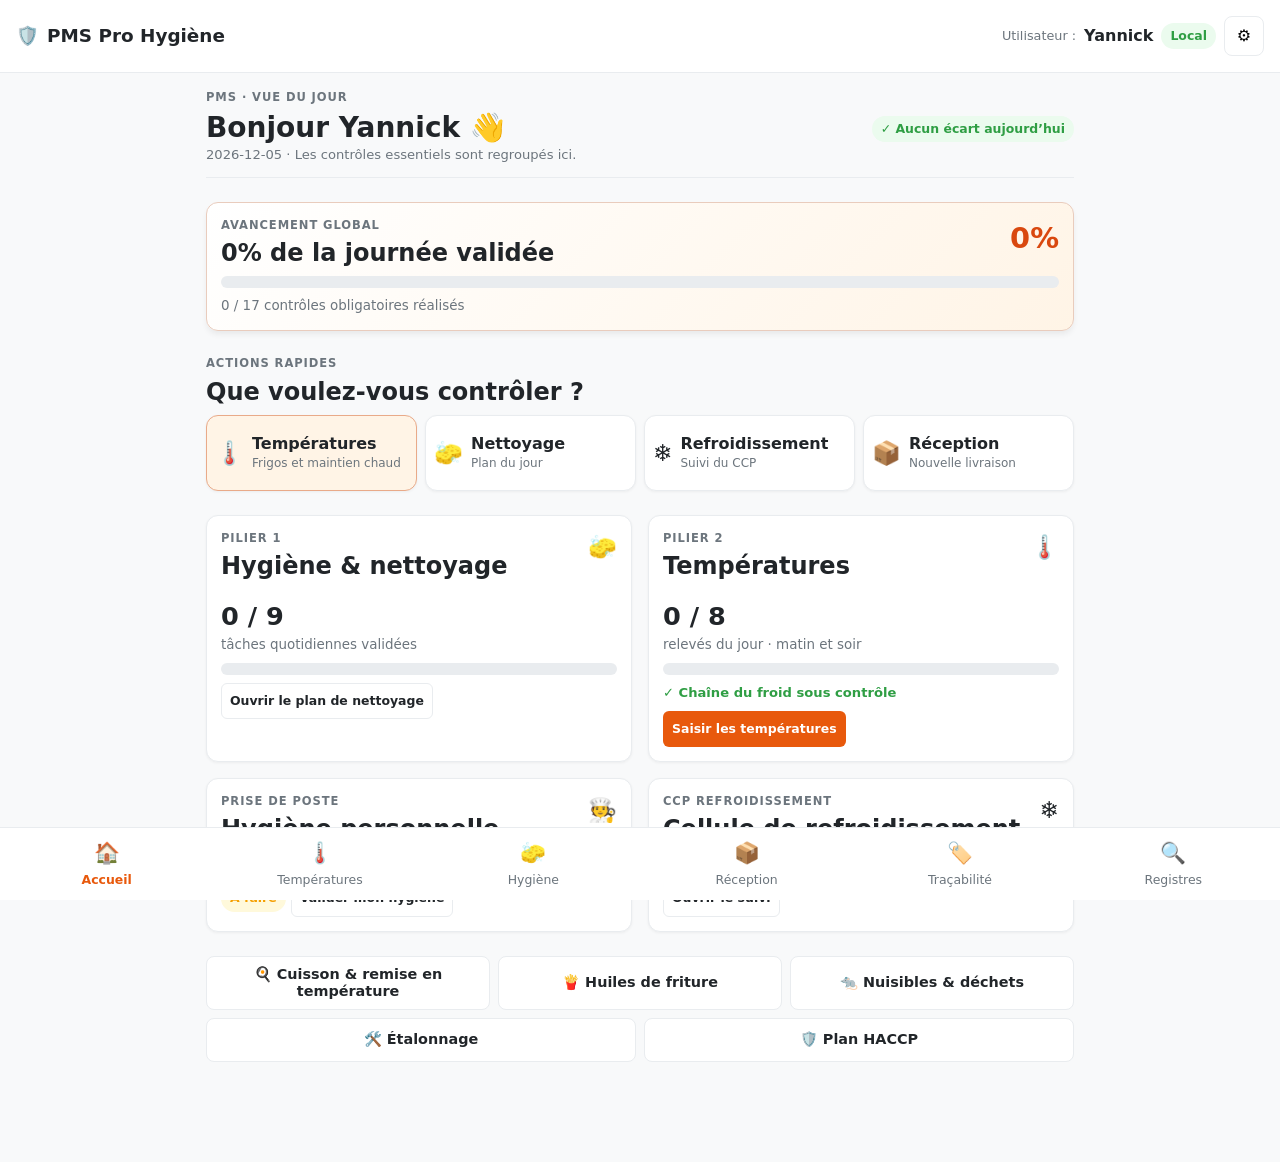
<file: index.html>
<!DOCTYPE html>
<html lang="fr">
<head>
  <meta charset="utf-8">
  <meta name="viewport" content="width=device-width, initial-scale=1, viewport-fit=cover">
  <meta name="theme-color" content="#e8590c">
  <title>PMS Pro Hygiène — Plan de Maîtrise Sanitaire</title>

  <!-- Feuilles de style modulaires -->
  <link rel="stylesheet" href="css/main.css">
  <link rel="stylesheet" href="css/layout.css">
  <link rel="stylesheet" href="css/components.css">
  <link rel="stylesheet" href="css/print.css">

  <!-- Configuration PWA -->
  <link rel="manifest" href="manifest.json">
</head>
<body>
  <div id="app-root">
    <!-- En-tête supérieur avec utilisateur actif -->
    <header class="app-header">
      <div class="app-brand">
        <span>🛡️</span>
        <span>PMS Pro Hygiène</span>
      </div>
      <div id="header-user-wrapper" style="display: flex; align-items: center; gap: 8px;">
        <span style="font-size: 0.8rem; color: var(--text-muted);">Utilisateur :</span>
        <strong id="header-user-name">Yannick</strong>
        <span class="badge badge-success" title="Données 100% locales sans serveur">Local</span>
        <button class="header-settings-button" id="header-settings-button" type="button" aria-label="Ouvrir les réglages" title="Réglages">⚙️</button>
      </div>
    </header>

    <!-- Zone d'injection des modules -->
    <main class="app-main" id="view-container">
      <!-- Le module actif est injecté ici dynamiquement par js/app.js -->
    </main>

    <!-- Barre de navigation inférieure (Optimisée tactile / cuisine) -->
    <nav class="app-bottom-nav" aria-label="Navigation principale">
      <button class="nav-item active" data-route="home" aria-label="Accueil">
        <span class="nav-icon">🏠</span>
        <span>Accueil</span>
      </button>
      <button class="nav-item" data-route="temp" aria-label="Températures et HACCP">
        <span class="nav-icon">🌡️</span>
        <span>Températures</span>
      </button>
      <button class="nav-item" data-route="hygiene" aria-label="Hygiène et nettoyage">
        <span class="nav-icon">🧽</span>
        <span>Hygiène</span>
      </button>
      <button class="nav-item" data-route="reception" aria-label="Réception des marchandises">
        <span class="nav-icon">📦</span>
        <span>Réception</span>
      </button>
      <button class="nav-item" data-route="traceability" aria-label="Traçabilité et étiquettes">
        <span class="nav-icon">🏷️</span>
        <span>Traçabilité</span>
      </button>
      <button class="nav-item" data-route="inspection" aria-label="Registres et contrôle">
        <span class="nav-icon">🔍</span>
        <span>Registres</span>
      </button>
    </nav>
  </div>

  <div id="toast" class="toast"></div>

  <!-- Script principal ES Module -->
  <script type="module" src="js/app.js"></script>
</body>
</html>
</file>
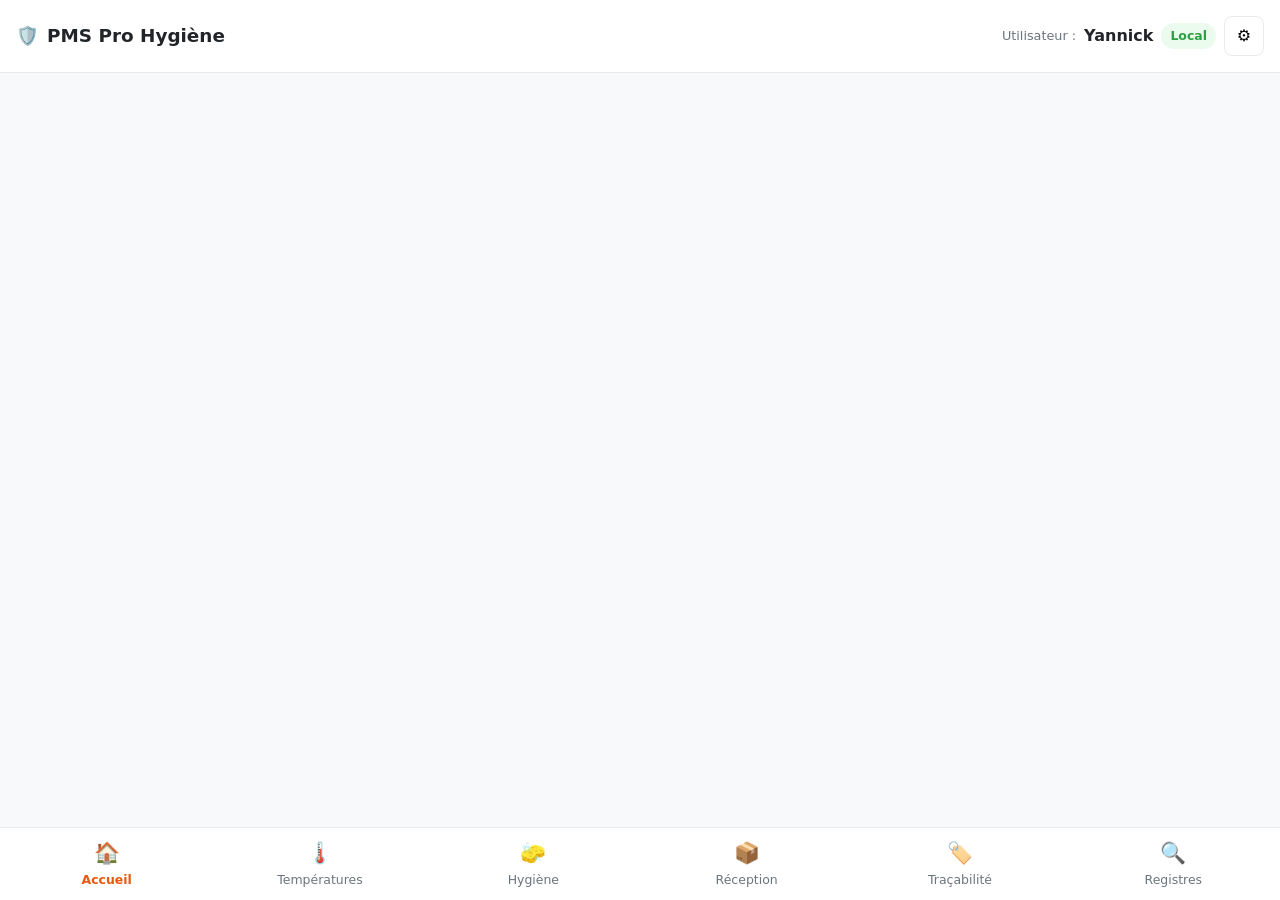
<file: pms-traiteur.html>
<!DOCTYPE html>
<html lang="fr">
<head>
  <meta charset="utf-8">
  <meta name="viewport" content="width=device-width, initial-scale=1">
  <meta http-equiv="refresh" content="0; url=./index.html">
  <title>PMS Pro Hygiène</title>
</head>
<body>
  <p>Redirection vers l'application PMS Pro Hygiène…</p>
  <p><a href="./index.html">Ouvrir l'application</a></p>
</body>
</html>
</file>
<file: css/main.css>
/* ==========================================================================
   VARIABLES GLOBALES ET DESIGN TOKENS
   Thème moderne pour environnement professionnel de cuisine
   ========================================================================== */

:root {
  /* Palette chromatique principale */
  --color-primary: #e8590c;
  --color-primary-light: #fff4e6;
  --color-primary-dark: #d9480f;

  /* Statuts réglementaires & HACCP */
  --color-success: #2f9e44;
  --color-success-bg: #ebfbee;
  --color-warning: #f59f00;
  --color-warning-bg: #fff9db;
  --color-danger: #e03131;
  --color-danger-bg: #ffe3e3;
  --color-info: #1971c2;
  --color-info-bg: #e7f5ff;

  /* Nuances neutres (Mode Clair par défaut) */
  --bg-body: #f8f9fa;
  --bg-surface: #ffffff;
  --bg-card: #ffffff;
  --border-color: #e9ecef;
  --text-main: #212529;
  --text-muted: #6c757d;
  --text-light: #adb5bd;

  /* Typographie & Rayons */
  --font-base: system-ui, -apple-system, "Segoe UI", Roboto, sans-serif;
  --radius-sm: 8px;
  --radius-md: 12px;
  --radius-lg: 16px;
  --radius-full: 9999px;

  /* Ombres douces */
  --shadow-sm: 0 1px 3px rgba(0, 0, 0, 0.05);
  --shadow-md: 0 4px 6px -1px rgba(0, 0, 0, 0.07);
  --shadow-lg: 0 10px 24px rgba(33, 37, 41, 0.08);

  /* Espacements */
  --space-xs: 4px;
  --space-sm: 8px;
  --space-md: 16px;
  --space-lg: 24px;
}

/* Mode sombre automatique ou manuel */
@media (prefers-color-scheme: dark) {
  :root:not([data-theme="light"]) {
    --bg-body: #121517;
    --bg-surface: #1a1e21;
    --bg-card: #212529;
    --border-color: #343a40;
    --text-main: #f8f9fa;
    --text-muted: #adb5bd;
    --color-primary-light: #3d2314;
    --color-success-bg: #132d18;
    --color-danger-bg: #3d1414;
  }
}

/* Reset de base */
*, *::before, *::after {
  box-sizing: border-box;
  margin: 0;
  padding: 0;
}

body {
  font-family: var(--font-base);
  background-color: var(--bg-body);
  color: var(--text-main);
  line-height: 1.5;
  -webkit-font-smoothing: antialiased;
}

button,
input,
select,
textarea {
  font: inherit;
}

button:focus-visible,
input:focus-visible,
select:focus-visible,
textarea:focus-visible {
  outline: 3px solid color-mix(in srgb, var(--color-primary) 35%, transparent);
  outline-offset: 2px;
}
</file>
<file: css/layout.css>
/* ==========================================================================
   MISE EN PAGE ET STRUCTURE GLOBALE
   ========================================================================== */

#app-root {
  min-height: 100vh;
  display: flex;
  flex-direction: column;
}

/* En-tête supérieur */
.app-header {
  position: sticky;
  top: 0;
  z-index: 100;
  display: flex;
  align-items: center;
  justify-content: space-between;
  padding: var(--space-md);
  background-color: var(--bg-surface);
  border-bottom: 1px solid var(--border-color);
  gap: var(--space-md);
}

.app-brand {
  display: flex;
  align-items: center;
  gap: var(--space-sm);
  font-weight: 700;
  font-size: 1.15rem;
  color: var(--text-main);
}

.header-settings-button {
  min-width: 40px;
  min-height: 40px;
  padding: 4px;
  border: 1px solid var(--border-color);
  border-radius: var(--radius-sm);
  background: var(--bg-surface);
  cursor: pointer;
}

/* Zone principale de contenu */
.app-main {
  flex: 1;
  max-width: 900px;
  width: 100%;
  margin: 0 auto;
  padding: var(--space-md);
  padding-bottom: 100px; /* Dégagement barre basse */
}

/* Navigation principale (adaptée mobile / tablette cuisine) */
.app-bottom-nav {
  position: fixed;
  bottom: 0;
  left: 0;
  right: 0;
  z-index: 100;
  display: grid;
  grid-template-columns: repeat(6, minmax(0, 1fr));
  background-color: var(--bg-surface);
  border-top: 1px solid var(--border-color);
  padding: var(--space-xs) 0 calc(var(--space-xs) + env(safe-area-inset-bottom, 0px));
}

.nav-item {
  display: flex;
  flex-direction: column;
  align-items: center;
  justify-content: center;
  padding: 6px 2px;
  color: var(--text-muted);
  background: none;
  border: none;
  font-size: 0.68rem;
  font-weight: 500;
  cursor: pointer;
  transition: color 0.15s ease;
  min-height: 52px;
  white-space: nowrap;
}

.nav-item .nav-icon {
  font-size: 1.3rem;
  margin-bottom: 2px;
}

.nav-item.active {
  color: var(--color-primary);
  font-weight: 700;
}

@media (min-width: 700px) {
  .app-bottom-nav {
    grid-template-columns: repeat(6, minmax(96px, 1fr));
    justify-content: center;
  }

  .nav-item {
    font-size: 0.78rem;
  }
}

@media (max-width: 520px) {
  .app-header {
    align-items: flex-start;
    padding: var(--space-sm) var(--space-md);
  }

  .app-brand {
    font-size: 1rem;
  }

  #header-user-wrapper {
    gap: 4px !important;
  }

  #header-user-wrapper label {
    display: none;
  }
}
</file>
<file: css/components.css>
/* ==========================================================================
   COMPOSANTS D'INTERFACE RÉUTILISABLES & MODULE HYGIÈNE (PILIER 1)
   ========================================================================== */

/* Cartes */
.card {
  background-color: var(--bg-card);
  border: 1px solid var(--border-color);
  border-radius: var(--radius-md);
  padding: 14px;
  margin-bottom: var(--space-md);
  box-shadow: var(--shadow-sm);
  transition: border-color 0.2s ease;
}

.card:hover {
  border-color: #ced4da;
}

.dashboard-footer-actions .btn {
  flex: 1 1 220px;
  white-space: normal;
}

.ccp-table {
  min-width: 620px;
}

@media (max-width: 520px) {
  .app-main {
    padding: var(--space-sm);
    padding-bottom: 88px;
  }

  .card {
    padding: 12px;
    margin-bottom: var(--space-sm);
  }

  .card-title {
    font-size: 0.98rem;
  }

  .dashboard-header {
    margin-bottom: var(--space-md);
  }

  .dashboard-header .badge {
    align-self: stretch;
    justify-content: center;
  }

  .dashboard-hero {
    padding: 12px;
  }

  .dashboard-footer-actions .btn {
    flex-basis: 100%;
  }

  .form-row {
    grid-template-columns: 1fr;
  }

  .settings-list-item {
    align-items: flex-start;
    flex-direction: column;
  }

  .settings-list-item small {
    white-space: normal;
  }
}

h1,
h2,
h3 {
  color: var(--text-main);
  line-height: 1.25;
}

h1 {
  font-size: clamp(1.35rem, 3vw, 1.75rem);
  margin-bottom: var(--space-xs);
}

.module-dashboard > header,
.module-hygiene > header,
.module-temperatures > header,
.module-inspection > header,
.module-non-conformities > header {
  padding-bottom: var(--space-sm);
  border-bottom: 1px solid var(--border-color);
}

.dashboard-header,
.dashboard-hero-top,
.status-card-heading,
.section-heading {
  display: flex;
  align-items: flex-start;
  justify-content: space-between;
  gap: var(--space-md);
}

.dashboard-header {
  align-items: center;
  margin-bottom: var(--space-lg);
}

.eyebrow {
  margin-bottom: 4px;
  color: var(--text-muted);
  font-size: 0.72rem;
  font-weight: 800;
  letter-spacing: 0.08em;
  text-transform: uppercase;
}

.dashboard-header h1,
.dashboard-hero h2,
.dashboard-section h2,
.status-card h2 {
  margin: 0;
  overflow-wrap: anywhere;
}

.dashboard-hero {
  background: linear-gradient(135deg, var(--bg-card), var(--color-primary-light));
  border-color: color-mix(in srgb, var(--color-primary) 22%, var(--border-color));
  box-shadow: var(--shadow-md);
}

.dashboard-percent {
  color: var(--color-primary-dark);
  font-size: 1.8rem;
}

.dashboard-supporting-text {
  color: var(--text-muted);
  font-size: 0.84rem;
}

.dashboard-section {
  margin: var(--space-lg) 0;
}

.dashboard-actions {
  display: grid;
  grid-template-columns: repeat(4, minmax(0, 1fr));
  gap: var(--space-sm);
  margin-top: var(--space-sm);
}

.dashboard-action {
  display: flex;
  align-items: center;
  gap: var(--space-sm);
  min-height: 76px;
  padding: var(--space-sm);
  border: 1px solid var(--border-color);
  border-radius: var(--radius-md);
  background: var(--bg-card);
  color: var(--text-main);
  text-align: left;
  line-height: 1.25;
  cursor: pointer;
  box-shadow: var(--shadow-sm);
  transition: border-color 0.15s ease, box-shadow 0.15s ease, transform 0.15s ease;
}

.dashboard-action:hover,
.dashboard-action:focus-visible {
  border-color: var(--color-primary);
  box-shadow: var(--shadow-md);
  transform: translateY(-1px);
}

.dashboard-action-primary {
  border-color: color-mix(in srgb, var(--color-primary) 45%, var(--border-color));
  background: var(--color-primary-light);
}

.dashboard-action-icon,
.status-icon {
  flex: 0 0 auto;
  font-size: 1.45rem;
}

.dashboard-action strong,
.dashboard-action small {
  display: block;
  min-width: 0;
}

.dashboard-action small {
  margin-top: 2px;
  color: var(--text-muted);
  font-size: 0.75rem;
}

.dashboard-grid {
  display: grid;
  grid-template-columns: repeat(2, minmax(0, 1fr));
  gap: var(--space-md);
}

.status-card {
  margin-bottom: 0;
}

.status-card-heading {
  margin-bottom: var(--space-md);
}

.status-card-value {
  display: block;
  margin-top: var(--space-sm);
  font-size: 1.6rem;
}

.status-success,
.status-warning,
.status-active {
  margin: var(--space-sm) 0;
  font-size: 0.82rem;
  font-weight: 700;
}

.status-success {
  color: var(--color-success);
}

.status-warning {
  color: var(--color-danger);
}

.status-active {
  color: var(--color-info);
}

.status-card-active {
  border-color: #74c0fc;
  background: linear-gradient(135deg, var(--bg-card), var(--color-info-bg));
}

.dashboard-footer-actions {
  display: flex;
  flex-wrap: wrap;
  gap: var(--space-sm);
  margin-top: var(--space-lg);
}

@media (max-width: 700px) {
  .dashboard-header {
    align-items: flex-start;
    flex-direction: column;
  }

  .dashboard-actions {
    grid-template-columns: repeat(2, minmax(0, 1fr));
  }
}

@media (max-width: 480px) {
  .dashboard-grid {
    grid-template-columns: 1fr;
  }

  .dashboard-actions {
    grid-template-columns: 1fr;
  }
}

.card-title {
  font-size: 1.05rem;
  font-weight: 700;
  margin-bottom: var(--space-xs);
  display: flex;
  align-items: center;
  justify-content: space-between;
  gap: var(--space-sm);
}

.card-title > :first-child {
  min-width: 0;
}

.card-title .badge,
.card-title > span:last-child {
  flex: 0 0 auto;
}

/* Boutons */
.btn {
  display: inline-flex;
  align-items: center;
  justify-content: center;
  gap: var(--space-xs);
  padding: 9px 15px;
  font-size: 0.9rem;
  font-weight: 600;
  border-radius: var(--radius-sm);
  border: 1px solid transparent;
  cursor: pointer;
  transition: all 0.15s ease;
  user-select: none;
  min-height: 44px;
  line-height: 1.2;
}

.btn:active {
  transform: scale(0.98);
}

.btn-primary {
  background-color: var(--color-primary);
  color: #ffffff;
}

.btn-primary:hover {
  background-color: var(--color-primary-dark);
}

.btn-secondary {
  background-color: var(--bg-surface);
  border-color: var(--border-color);
  color: var(--text-main);
}

.btn-secondary:hover {
  background-color: var(--border-color);
}

.btn-danger {
  background-color: var(--color-danger);
  color: #ffffff;
}

.btn-sm {
  padding: 4px 8px;
  font-size: 0.78rem;
  border-radius: 6px;
  min-height: 36px;
  white-space: nowrap;
}

/* Badges / Pastilles de conformité */
.badge {
  display: inline-flex;
  align-items: center;
  gap: 4px;
  padding: 4px 9px;
  font-size: 0.78rem;
  font-weight: 700;
  border-radius: var(--radius-full);
}

.badge-success {
  background-color: var(--color-success-bg);
  color: var(--color-success);
}

.badge-danger {
  background-color: var(--color-danger-bg);
  color: var(--color-danger);
}

.badge-warning {
  background-color: var(--color-warning-bg);
  color: var(--color-warning);
}

.badge-info {
  background-color: var(--color-info-bg);
  color: var(--color-info);
}

/* Barres de progression */
.progress-bar-container {
  height: 12px;
  background-color: var(--border-color);
  border-radius: var(--radius-full);
  overflow: hidden;
  margin: var(--space-sm) 0;
}

.progress-bar-fill {
  height: 100%;
  background-color: var(--color-success);
  transition: width 0.4s ease;
}

/* Champs de formulaires */
.form-group {
  margin-bottom: var(--space-sm);
}

.form-label {
  display: block;
  font-size: 0.82rem;
  color: var(--text-muted);
  margin-bottom: 4px;
  font-weight: 500;
}

.form-input, .form-select, .form-textarea {
  width: 100%;
  padding: 9px 12px;
  font: inherit;
  background-color: var(--bg-surface);
  border: 1px solid var(--border-color);
  border-radius: var(--radius-sm);
  color: var(--text-main);
  outline: none;
  transition: border-color 0.15s ease;
  min-height: 44px;
}

.form-textarea {
  min-height: 96px;
  resize: vertical;
}

.empty-state {
  padding: var(--space-lg);
  text-align: center;
  color: var(--text-muted);
  background: var(--bg-body);
  border-radius: var(--radius-md);
}

.module-page-header {
  margin-bottom: var(--space-md);
}

.form-help {
  min-height: 1.4em;
  margin: var(--space-sm) 0;
  color: var(--text-muted);
  font-size: 0.82rem;
}

.table-responsive {
  overflow-x: auto;
}

.allergen-grid {
  display: grid;
  grid-template-columns: repeat(auto-fill, minmax(140px, 1fr));
  gap: var(--space-xs);
}

.check-option {
  display: flex;
  align-items: center;
  gap: var(--space-xs);
  min-height: 36px;
  padding: 6px 8px;
  border: 1px solid var(--border-color);
  border-radius: var(--radius-sm);
  color: var(--text-main);
  font-size: 0.8rem;
}

.check-option input {
  width: 18px;
  height: 18px;
  accent-color: var(--color-primary);
}

.settings-user-card {
  display: flex;
  align-items: center;
  gap: var(--space-sm);
  padding: var(--space-sm);
  border-radius: var(--radius-sm);
  background: var(--bg-body);
}

.settings-user-card .badge {
  margin-left: auto;
}

.settings-list {
  margin-bottom: var(--space-md);
}

.settings-list-item {
  display: flex;
  justify-content: space-between;
  gap: var(--space-sm);
  padding: var(--space-sm) 0;
  border-bottom: 1px solid var(--border-color);
}

.settings-list-item small {
  color: var(--text-muted);
  white-space: nowrap;
}

.settings-actions {
  display: flex;
  flex-wrap: wrap;
  gap: var(--space-sm);
}

.label-history-actions {
  display: flex;
  justify-content: flex-end;
  margin-bottom: var(--space-sm);
}

.form-input:focus, .form-select:focus, .form-textarea:focus {
  border-color: var(--color-primary);
}

.form-row {
  display: grid;
  grid-template-columns: repeat(auto-fit, minmax(180px, 1fr));
  gap: var(--space-sm);
}

/* Sous-onglets (Sub-navigation pills) */
.subnav-tabs {
  display: flex;
  gap: 6px;
  overflow-x: auto;
  padding-bottom: 6px;
  margin-bottom: var(--space-md);
  border-bottom: 1px solid var(--border-color);
}

.subnav-btn {
  white-space: nowrap;
  padding: 8px 14px;
  font-size: 0.85rem;
  font-weight: 600;
  border-radius: var(--radius-full);
  border: 1px solid var(--border-color);
  background: var(--bg-surface);
  color: var(--text-muted);
  cursor: pointer;
  transition: all 0.2s ease;
}

.subnav-btn.active {
  background: var(--color-primary);
  border-color: var(--color-primary);
  color: #ffffff;
}

/* Filtres rapides (Chips) */
.filter-chips {
  display: flex;
  gap: 6px;
  flex-wrap: wrap;
  margin-bottom: var(--space-sm);
}

.chip-btn {
  padding: 4px 10px;
  font-size: 0.78rem;
  border-radius: var(--radius-full);
  border: 1px solid var(--border-color);
  background: var(--bg-body);
  color: var(--text-main);
  cursor: pointer;
}

.chip-btn.active {
  background: var(--text-main);
  color: var(--bg-body);
  border-color: var(--text-main);
}

/* Carte de tâche PND interactive */
.pnd-item-card {
  display: flex;
  flex-direction: column;
  background: var(--bg-card);
  border: 1px solid var(--border-color);
  border-radius: var(--radius-md);
  padding: 12px;
  margin-bottom: 8px;
  transition: all 0.2s ease;
}

.pnd-item-card.is-done {
  border-left: 4px solid var(--color-success);
  background: rgba(47, 158, 68, 0.03);
}

.pnd-item-header {
  display: flex;
  align-items: flex-start;
  gap: 12px;
}

.pnd-checkbox {
  width: 24px;
  height: 24px;
  accent-color: var(--color-success);
  cursor: pointer;
  flex-shrink: 0;
  margin-top: 2px;
}

.pnd-content {
  flex: 1;
}

.pnd-title {
  font-size: 0.95rem;
  font-weight: 600;
  color: var(--text-main);
  cursor: pointer;
}

.pnd-meta {
  font-size: 0.78rem;
  color: var(--text-muted);
  margin-top: 3px;
  display: flex;
  gap: 8px;
  flex-wrap: wrap;
}

/* Fiche réflexe protocole dépliable */
.pnd-protocol-drawer {
  margin-top: 10px;
  padding-top: 10px;
  border-top: 1px dashed var(--border-color);
  font-size: 0.82rem;
  color: var(--text-main);
  background: var(--bg-body);
  padding: 8px;
  border-radius: var(--radius-sm);
}

.protocol-grid {
  display: grid;
  grid-template-columns: repeat(auto-fit, minmax(140px, 1fr));
  gap: 6px;
  margin-top: 6px;
}

.protocol-col strong {
  display: block;
  font-size: 0.75rem;
  color: var(--text-muted);
}

/* Notification Toast */
.toast {
  position: fixed;
  top: 16px;
  left: 50%;
  transform: translateX(-50%);
  background-color: var(--text-main);
  color: var(--bg-body);
  padding: 10px 22px;
  border-radius: var(--radius-full);
  font-size: 0.88rem;
  font-weight: 600;
  z-index: 999;
  opacity: 0;
  pointer-events: none;
  transition: opacity 0.25s ease, transform 0.25s ease;
  box-shadow: var(--shadow-md);
}

.toast.show {
  opacity: 1;
  transform: translateX(-50%) translateY(4px);
}

/* ==========================================================================
   COMPOSANTS SPÉCIFIQUES : PILIER 2 — PLAN HACCP & SURVEILLANCE DES CCP
   ========================================================================== */

/* Cartes d'équipements frigorifiques et thermiques */
.temp-grid {
  display: grid;
  grid-template-columns: repeat(auto-fit, minmax(280px, 1fr));
  gap: var(--space-md);
  margin-bottom: var(--space-md);
}

.temp-card {
  background: var(--bg-card);
  border: 1px solid var(--border-color);
  border-radius: var(--radius-md);
  padding: 14px;
  box-shadow: var(--shadow-sm);
  display: flex;
  flex-direction: column;
  justify-content: space-between;
  transition: all 0.2s ease;
}

.temp-card.anomaly {
  border-color: var(--color-danger);
  background-color: rgba(224, 49, 49, 0.03);
}

.temp-card-header {
  display: flex;
  justify-content: space-between;
  align-items: flex-start;
  gap: 8px;
  margin-bottom: 8px;
}

.temp-badge-norm {
  font-size: 0.76rem;
  font-weight: 600;
  color: var(--text-muted);
  background: var(--bg-body);
  padding: 2px 7px;
  border-radius: var(--radius-sm);
  display: inline-block;
  margin-top: 3px;
}

.temp-input-row {
  display: flex;
  gap: 8px;
  align-items: center;
  margin-top: 8px;
}

.temp-input-lg {
  font-size: 1.15rem;
  font-weight: 700;
  text-align: center;
  padding: 10px;
  max-width: 130px;
}

.temp-input-lg.is-invalid {
  border-color: var(--color-danger);
  background-color: var(--color-danger-bg);
  color: var(--color-danger);
}

/* Tiroir d'action corrective dynamique */
.corrective-drawer {
  background: var(--color-danger-bg);
  border: 1px solid var(--color-danger);
  border-radius: var(--radius-sm);
  padding: 10px;
  margin-top: 10px;
  font-size: 0.85rem;
  animation: fadeIn 0.25s ease;
}

@keyframes fadeIn {
  from { opacity: 0; transform: translateY(-4px); }
  to { opacity: 1; transform: translateY(0); }
}

/* Widget Refroidissement Rapide (Cellule) */
.cooling-active-card {
  background: linear-gradient(135deg, rgba(24, 100, 171, 0.05), rgba(77, 171, 247, 0.1));
  border: 2px solid #339af0;
  border-radius: var(--radius-md);
  padding: 14px;
  margin-bottom: var(--space-md);
  animation: pulseCard 2.5s infinite ease-in-out;
}

@keyframes pulseCard {
  0% { box-shadow: 0 0 0 0 rgba(51, 154, 240, 0.25); }
  50% { box-shadow: 0 0 0 8px rgba(51, 154, 240, 0); }
  100% { box-shadow: 0 0 0 0 rgba(51, 154, 240, 0); }
}

.cooling-pulse-dot {
  display: inline-block;
  width: 10px;
  height: 10px;
  border-radius: 50%;
  background-color: #339af0;
  margin-right: 6px;
  animation: pulseDot 1.2s infinite ease-in-out;
}

@keyframes pulseDot {
  0% { transform: scale(0.9); opacity: 1; }
  50% { transform: scale(1.3); opacity: 0.5; }
  100% { transform: scale(0.9); opacity: 1; }
}

.cooling-timer-display {
  font-size: 1.4rem;
  font-weight: 800;
  font-variant-numeric: tabular-nums;
  color: #1864ab;
  background: var(--bg-surface);
  padding: 8px 14px;
  border-radius: var(--radius-sm);
  display: inline-block;
  border: 1px solid #74c0fc;
}

/* Jauge Composés Polaires (Friteuse TTCP) */
.ttcp-gauge {
  height: 14px;
  border-radius: 7px;
  background: #e9ecef;
  position: relative;
  overflow: hidden;
  margin: 8px 0;
}

.ttcp-gauge-fill {
  height: 100%;
  border-radius: 7px;
  transition: width 0.4s ease, background-color 0.4s ease;
}

.ttcp-limit-marker {
  position: absolute;
  top: 0;
  bottom: 0;
  left: 24%; /* 24% limit */
  width: 2px;
  background: #000;
  z-index: 2;
}

/* Grille Matrice 5M HACCP */
.haccp-5m-grid {
  display: grid;
  grid-template-columns: repeat(auto-fit, minmax(260px, 1fr));
  gap: var(--space-md);
  margin-top: var(--space-md);
}

.haccp-5m-card {
  background: var(--bg-card);
  border: 1px solid var(--border-color);
  border-top: 4px solid var(--color-primary);
  border-radius: var(--radius-md);
  padding: 12px;
  box-shadow: var(--shadow-sm);
}

.haccp-5m-card h3 {
  font-size: 0.98rem;
  font-weight: 700;
  margin-bottom: 6px;
  display: flex;
  align-items: center;
  gap: 6px;
}

.haccp-5m-card ul {
  padding-left: 18px;
  font-size: 0.82rem;
  line-height: 1.6;
  color: var(--text-main);
}

/* Tableau synthétique officiel des CCP */
.ccp-table-wrapper {
  overflow-x: auto;
  margin-top: 10px;
}

.ccp-table {
  width: 100%;
  border-collapse: collapse;
  font-size: 0.83rem;
  background: var(--bg-surface);
  border-radius: var(--radius-sm);
  overflow: hidden;
}

.ccp-table th {
  background: var(--bg-body);
  padding: 8px 10px;
  font-weight: 700;
  text-align: left;
  border-bottom: 2px solid var(--border-color);
}

.ccp-table td {
  padding: 8px 10px;
  border-bottom: 1px solid var(--border-color);
  vertical-align: top;
}

.ccp-table tr:hover td {
  background-color: rgba(0, 0, 0, 0.015);
}
</file>
<file: css/print.css>
/* ==========================================================================
   STYLES D'IMPRESSION (ÉTIQUETTES THERMIQUES ET RAPPORTS A4)
   ========================================================================== */

#print-label-batch {
  display: none;
}

@media print {
  #toast {
    display: none !important;
  }

  body.print-label-batch #app-root {
    display: none !important;
  }

  body.print-label-batch #print-label-batch {
    display: grid !important;
    grid-template-columns: repeat(auto-fill, 62mm);
    align-items: start;
    gap: 8mm 6mm;
    width: 100%;
    padding: 0;
  }

  body.print-label-batch .print-label-batch-item {
    display: block !important;
    width: 62mm;
    min-height: 38mm;
    margin: 0;
    padding: 4mm;
    border: 1px dashed #000000;
    break-inside: avoid;
    page-break-inside: avoid;
    font-size: 10px;
  }

  body.print-label-batch .print-label-heading {
    margin: 0 0 2mm;
    font-size: 9px;
    font-weight: 700;
    text-transform: uppercase;
  }

  body.print-label-only #app-root > * {
    display: none !important;
  }

  body.print-label-only #app-root .app-main,
  body.print-label-only #app-root .app-main .module-traceability > #trace-label-preview {
    display: block !important;
  }

  body.print-label-only .module-traceability > * {
    display: none !important;
  }

  body.print-label-only .module-traceability > #trace-label-preview {
    display: block !important;
    width: 62mm;
    margin: 0;
    border: 1px dashed #000000;
  }

  /* Masquer l'interface de navigation et les boutons */
  .app-header,
  .app-bottom-nav,
  .btn,
  .no-print {
    display: none !important;
  }

  body {
    background: #ffffff !important;
    color: #000000 !important;
    padding: 0 !important;
  }

  .app-main {
    max-width: 100% !important;
    padding: 0 !important;
    margin: 0 !important;
  }

  /* Format étiquette thermique (traçabilité secondaire) */
  .print-label {
    width: 62mm;
    padding: 3mm;
    border: 1px dashed #000000;
    font-size: 11px;
    page-break-inside: avoid;
  }

  @page {
    size: A4;
    margin: 10mm;
  }

  /* Format rapport officiel inspection A4 */
  .print-report {
    width: 100%;
    font-size: 12px;
  }

  .print-report table {
    width: 100%;
    border-collapse: collapse;
  }

  .print-report th, 
  .print-report td {
    border: 1px solid #333333;
    padding: 6px;
  }
}
</file>
